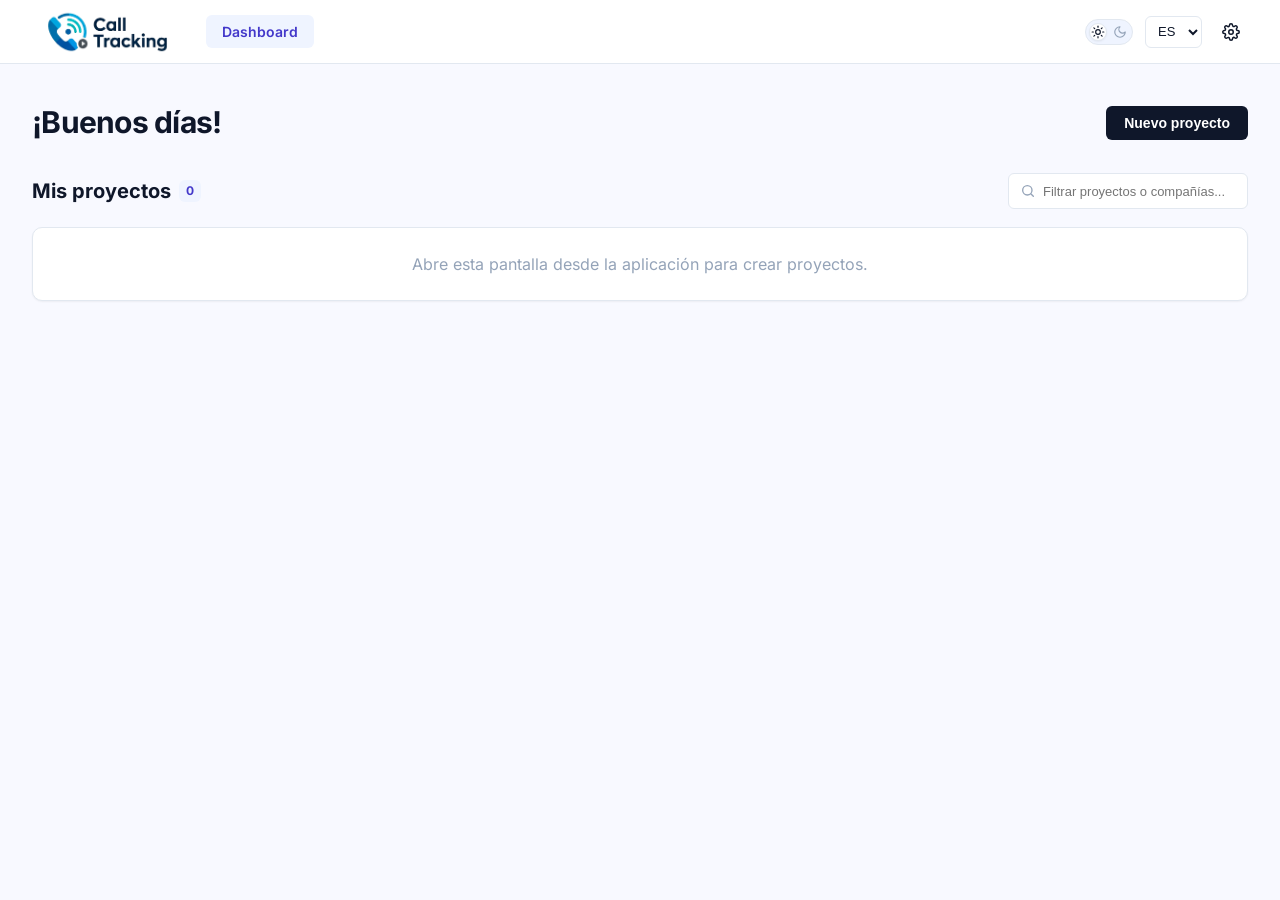
<file: Call Tracking/web/index.html>
<!DOCTYPE html>
<html lang="es">
<head>
  <meta charset="utf-8">
  <meta content="width=device-width, initial-scale=1.0" name="viewport">
  <title>Call Tracking - Dashboard</title>
  <link rel="stylesheet" href="css/styles.css">
</head>
<body>
  <header class="tt-header">
    <div class="tt-header-left">
        <a class="tt-brand" href="index.html">
            <!-- img src="././img/TimeTracking-LogoLight.png" alt="Call Tracking" width="150" -->
            <img class="tt-logo tt-logo-light" src="./img/CallTracking-LogoLight.png" alt="Call Tracking" width="150">
            <img class="tt-logo tt-logo-dark" src="./img/CallTracking-LogoDark.png" alt="Call Tracking" width="150">
            <!--svg class="tt-logo-icon" fill="none" stroke="currentColor" stroke-width="2" viewBox="0 0 24 24" xmlns="http://www.w3.org/2000/svg">
      <circle cx="12" cy="12" r="9"></circle>
      <path d="M12 7v5l3 3" stroke-linecap="round"></path>
    </svg-->
            <!-- Call Tracking -->
        </a>
      <a class="tt-nav-pill" href="index.html" data-i18n="nav_dashboard">Dashboard</a>
    </div>
    <div class="tt-header-right">
        <div class="tt-theme-toggle-wrap">
            <input type="checkbox" id="theme-toggle" class="tt-theme-toggle-input">
            <label for="theme-toggle" class="tt-theme-toggle-label" aria-label="Cambiar tema">
                <span class="tt-theme-toggle-slider"></span>
                <svg class="tt-theme-icon tt-theme-icon-sun" width="14" height="14" viewBox="0 0 24 24" fill="none" stroke="currentColor" stroke-width="2" stroke-linecap="round" stroke-linejoin="round">
                    <circle cx="12" cy="12" r="4"></circle>
                    <path d="M12 2v2"></path>
                    <path d="M12 20v2"></path>
                    <path d="m4.93 4.93 1.41 1.41"></path>
                    <path d="m17.66 17.66 1.41 1.41"></path>
                    <path d="M2 12h2"></path>
                    <path d="M20 12h2"></path>
                    <path d="m6.34 17.66-1.41 1.41"></path>
                    <path d="m19.07 4.93-1.41 1.41"></path>
                </svg>
                <svg class="tt-theme-icon tt-theme-icon-moon" width="14" height="14" viewBox="0 0 24 24" fill="none" stroke="currentColor" stroke-width="2" stroke-linecap="round" stroke-linejoin="round">
                    <path d="M12 3a6 6 0 0 0 9 9 9 9 0 1 1-9-9Z"></path>
                </svg>
            </label>
        </div>

      <select id="lang-selector" class="tt-lang-select">
        <option value="es">ES</option>
        <option value="en">EN</option>
      </select>

      <div class="tt-settings-wrap" style="position:relative; display:flex; align-items:center;">
        <button class="tt-icon-btn" id="btn-settings" type="button" title="Configuración" aria-label="Configuración" data-i18n-title="settings_title">
          <svg width="18" height="18" viewBox="0 0 24 24" fill="none" stroke="currentColor" stroke-width="2" stroke-linecap="round" stroke-linejoin="round">
            <circle cx="12" cy="12" r="3"></circle>
            <path d="M19.4 15a1.65 1.65 0 0 0 .33 1.82l.06.06a2 2 0 0 1 0 2.83 2 2 0 0 1-2.83 0l-.06-.06a1.65 1.65 0 0 0-1.82-.33 1.65 1.65 0 0 0-1 1.51V21a2 2 0 0 1-2 2 2 2 0 0 1-2-2v-.09A1.65 1.65 0 0 0 9 19.4a1.65 1.65 0 0 0-1.82.33l-.06.06a2 2 0 0 1-2.83 0 2 2 0 0 1 0-2.83l.06-.06a1.65 1.65 0 0 0 .33-1.82 1.65 1.65 0 0 0-1.51-1H3a2 2 0 0 1-2-2 2 2 0 0 1 2-2h.09A1.65 1.65 0 0 0 4.6 9a1.65 1.65 0 0 0-.33-1.82l-.06-.06a2 2 0 0 1 0-2.83 2 2 0 0 1 2.83 0l.06.06a1.65 1.65 0 0 0 1.82.33H9a1.65 1.65 0 0 0 1-1.51V3a2 2 0 0 1 2-2 2 2 0 0 1 2 2v.09a1.65 1.65 0 0 0 1 1.51 1.65 1.65 0 0 0 1.82-.33l.06-.06a2 2 0 0 1 2.83 0 2 2 0 0 1 0 2.83l-.06.06a1.65 1.65 0 0 0-.33 1.82V9a1.65 1.65 0 0 0 1.51 1H21a2 2 0 0 1 2 2 2 2 0 0 1-2 2h-.09a1.65 1.65 0 0 0-1.51 1z"></path>
          </svg>
        </button>
        <div id="settings-menu" class="tt-dropdown" style="display:none; position:absolute; right:0; top:calc(100% + 8px); background:var(--color-surface); border:1px solid var(--color-border); border-radius:10px; box-shadow:0 10px 30px rgba(0,0,0,0.08); min-width:190px; overflow:hidden; z-index:100;">
          <button id="btn-change-name" class="tt-dropdown-item" type="button" data-i18n="settings_change_name">Cambiar nombre</button>
        </div>
      </div>
    </div>
  </header>
  <main class="tt-main">
    <div class="tt-page-header">
      <h1 class="tt-greeting-title" id="hero-greeting">¡Buenos días!</h1>
      <button class="tt-btn tt-btn-primary" id="open-new-project-btn" type="button" data-i18n="btn_new_project">
        Nuevo proyecto
      </button>
    </div>
    <div class="tt-section-header">
      <div class="tt-section-title-wrap">
        <h2 class="tt-section-title" data-i18n="section_my_projects">Mis proyectos</h2>
        <span class="tt-badge-count" id="project-count">0</span>
      </div>
      <div class="tt-filter-container">
        <svg class="tt-search-icon" fill="none" stroke="currentColor" stroke-width="2" viewBox="0 0 24 24" xmlns="http://www.w3.org/2000/svg">
          <circle cx="11" cy="11" r="7"></circle>
          <path d="m20 20-3.5-3.5" stroke-linecap="round"></path>
        </svg>
        <input class="tt-filter-input" data-i18n-placeholder="filter_placeholder" placeholder="Filtrar proyectos o compañías..." type="text">
      </div>
    </div>
    <div class="tt-projects-grid" id="projects-grid"></div>
    <!-- Interactive Project Creation Modal (Hidden by default, triggered via JS) -->
    <div class="tt-modal-backdrop hidden" id="new-project-modal">
      <div class="tt-modal">
        <div class="tt-modal-header">
          <h3 class="tt-modal-title" data-i18n="modal_create_title">
            Crear nuevo proyecto
          </h3>
        </div>
        <!--form>
          <div class="tt-modal-body">
            <div class="tt-label-row">
              <label class="tt-label">Nombre del proyecto</label>
            </div>
            <input class="tt-input-text" placeholder="Ej. Infraestructura Cloud AWS" required="" type="text">
            <div class="tt-form-grid" style="margin-top: 12px;">
              <div>
                <div class="tt-label-row">
                  <label class="tt-label">Presupuesto estimado (hrs)</label>
                </div>
                <input class="tt-input-text" placeholder="80" type="number">
              </div>
              <div>
                <div class="tt-label-row">
                  <label class="tt-label">Categoría</label>
                </div>
                <select class="tt-input-text">
                  <option>Desarrollo Web</option>
                  <option>Automatización</option>
                  <option>Software de Escritorio</option>
                  <option>DevOps / Infraestructura</option>
                </select>
              </div>
            </div>
            <div style="margin-top: 12px;">
              <div class="tt-label-row">
                <label class="tt-label">Descripción concisa</label>
              </div>
              <textarea class="tt-input-text" placeholder="Detalles de entregables, repositorio y especificaciones técnicas..." rows="3"></textarea>
            </div>
          </div>
          <div class="tt-modal-actions">
            <button class="tt-btn tt-btn-secondary" id="cancel-modal-btn" type="button">Cancelar</button>
            <button class="tt-btn tt-btn-primary" type="submit">Guardar proyecto</button>
          </div>
        </form -->

        <form id="create-project-form">
          <div class="tt-modal-body">
            <!-- Campo 1: Nombre del Proyecto (Obligatorio / Focused State) -->
            <div class="tt-form-group">
              <div class="tt-label-row">
                <label class="tt-label" for="project-name" data-i18n="modal_project_name">
                  Nombre del proyecto
                  <span style="color:var(--color-danger-text);">*</span>
                </label>
                <span class="tt-badge-required" data-i18n="modal_required">Obligatorio</span>
              </div>
              <div class="tt-input-icon-wrap">
                <input class="tt-input-text" id="project-name" name="projectName" placeholder="Ej. Rediseño Web Corporativa" type="text" autocomplete="off">
              </div>
              <div class="tt-input-help" id="project-help" data-i18n="modal_project_help"></div>
            </div>
            <div class="tt-form-group">
              <div class="tt-label-row">
                <label class="tt-label" for="project-company" data-i18n="modal_company">Compañía</label>
                <span class="tt-badge-required" data-i18n="modal_required">Obligatorio</span>
              </div>
              <div class="tt-input-icon-wrap">
                <input class="tt-input-text" id="project-company" name="projectCompany" data-i18n-placeholder="placeholder_company" placeholder="Ej. Acme S.A." type="text" autocomplete="off">
              </div>
              <div class="tt-input-help" id="project-company-help"></div>
            </div>
            <div class="tt-form-group">
              <div class="tt-label-row">
                <label class="tt-label" for="project-address" data-i18n="modal_address">Dirección</label>
              </div>
              <div class="tt-input-icon-wrap">
                <input class="tt-input-text" id="project-address" name="projectAddress" data-i18n-placeholder="placeholder_address" placeholder="Ej. Calle 123, Ciudad" type="text" autocomplete="off">
              </div>
              <div class="tt-input-help" id="project-address-help"></div>
            </div>
          </div>
          <!-- Modal Actions Footer -->
          <div class="tt-modal-actions">
            <button class="tt-btn tt-btn-secondary" id="btn-cancel-modal" type="button" data-i18n="modal_cancel">Cancelar</button>
            <button class="tt-btn tt-btn-primary" id="btn-submit-project" type="submit" data-i18n="modal_create">
              Crear proyecto
            </button>
          </div>
        </form>

      </div>
    </div>
  </main>

  <!-- Modal primer uso: nombre de usuario -->
  <div id="user-modal" class="tt-modal-backdrop" style="display:none;">
    <div class="tt-modal" role="dialog" aria-modal="true" aria-labelledby="user-modal-title">
      <div class="tt-modal-header">
        <h3 class="tt-modal-title" id="user-modal-title" data-i18n="modal_user_title">¿Cómo te llamas?</h3>
      </div>
      <form id="user-form">
        <div class="tt-modal-body">
          <div class="tt-form-group">
            <div class="tt-label-row">
              <label class="tt-label" for="user-name-input" data-i18n="modal_user_name">Tu nombre</label>
              <span class="tt-badge-required" data-i18n="modal_required">Obligatorio</span>
            </div>
            <div class="tt-input-icon-wrap">
              <input class="tt-input-text" id="user-name-input" name="userName" type="text" maxlength="40" autocomplete="off">
            </div>
            <div class="tt-input-help" id="user-help" data-i18n="modal_user_help">Así te saludaré en el dashboard.</div>
          </div>
        </div>
        <div class="tt-modal-actions">
          <button class="tt-btn" id="btn-cancel-user" type="button" style="display:none;" data-i18n="modal_cancel">Cancelar</button>
          <button class="tt-btn tt-btn-primary" id="btn-submit-user" type="submit" data-i18n="modal_user_save">Guardar</button>
        </div>
      </form>
    </div>
  </div>

  <!-- Modal editar nombre de proyecto -->
  <div id="project-edit-modal" class="tt-modal-backdrop" style="display:none;">
    <div class="tt-modal" role="dialog" aria-modal="true" aria-labelledby="project-edit-modal-title">
      <div class="tt-modal-header">
        <h3 class="tt-modal-title" id="project-edit-modal-title" data-i18n="edit_project_name_title">Editar proyecto</h3>
      </div>
      <form id="project-edit-form">
        <div class="tt-modal-body">
          <div class="tt-form-group">
            <div class="tt-label-row">
              <label class="tt-label" for="project-edit-input" data-i18n="modal_project_name">Nombre del proyecto</label>
              <span class="tt-badge-required" data-i18n="modal_required">Obligatorio</span>
            </div>
            <div class="tt-input-icon-wrap">
              <input class="tt-input-text" id="project-edit-input" name="projectName" type="text" autocomplete="off">
            </div>
            <div class="tt-input-help" id="project-edit-help"></div>
          </div>
          <div class="tt-form-group">
            <div class="tt-label-row">
              <label class="tt-label" for="project-edit-company" data-i18n="modal_company">Compañía</label>
              <span class="tt-badge-required" data-i18n="modal_required">Obligatorio</span>
            </div>
            <div class="tt-input-icon-wrap">
              <input class="tt-input-text" id="project-edit-company" name="projectCompany" data-i18n-placeholder="placeholder_company" placeholder="Ej. Acme S.A." type="text" autocomplete="off">
            </div>
            <div class="tt-input-help" id="project-edit-company-help"></div>
          </div>
          <div class="tt-form-group">
            <div class="tt-label-row">
              <label class="tt-label" for="project-edit-address" data-i18n="modal_address">Dirección</label>
            </div>
            <div class="tt-input-icon-wrap">
              <input class="tt-input-text" id="project-edit-address" name="projectAddress" data-i18n-placeholder="placeholder_address" placeholder="Ej. Calle 123, Ciudad" type="text" autocomplete="off">
            </div>
            <div class="tt-input-help" id="project-edit-address-help"></div>
          </div>
        </div>
        <div class="tt-modal-actions">
          <button class="tt-btn" id="btn-cancel-project-edit" type="button" data-i18n="modal_cancel">Cancelar</button>
          <button class="tt-btn tt-btn-primary" id="btn-submit-project-edit" type="submit" data-i18n="edit_project_name_save">Guardar</button>
        </div>
      </form>
    </div>
  </div>

  <script src="js/bridge.js"></script>
  <script src="js/script.js"></script>
</body>
</html>
</file>
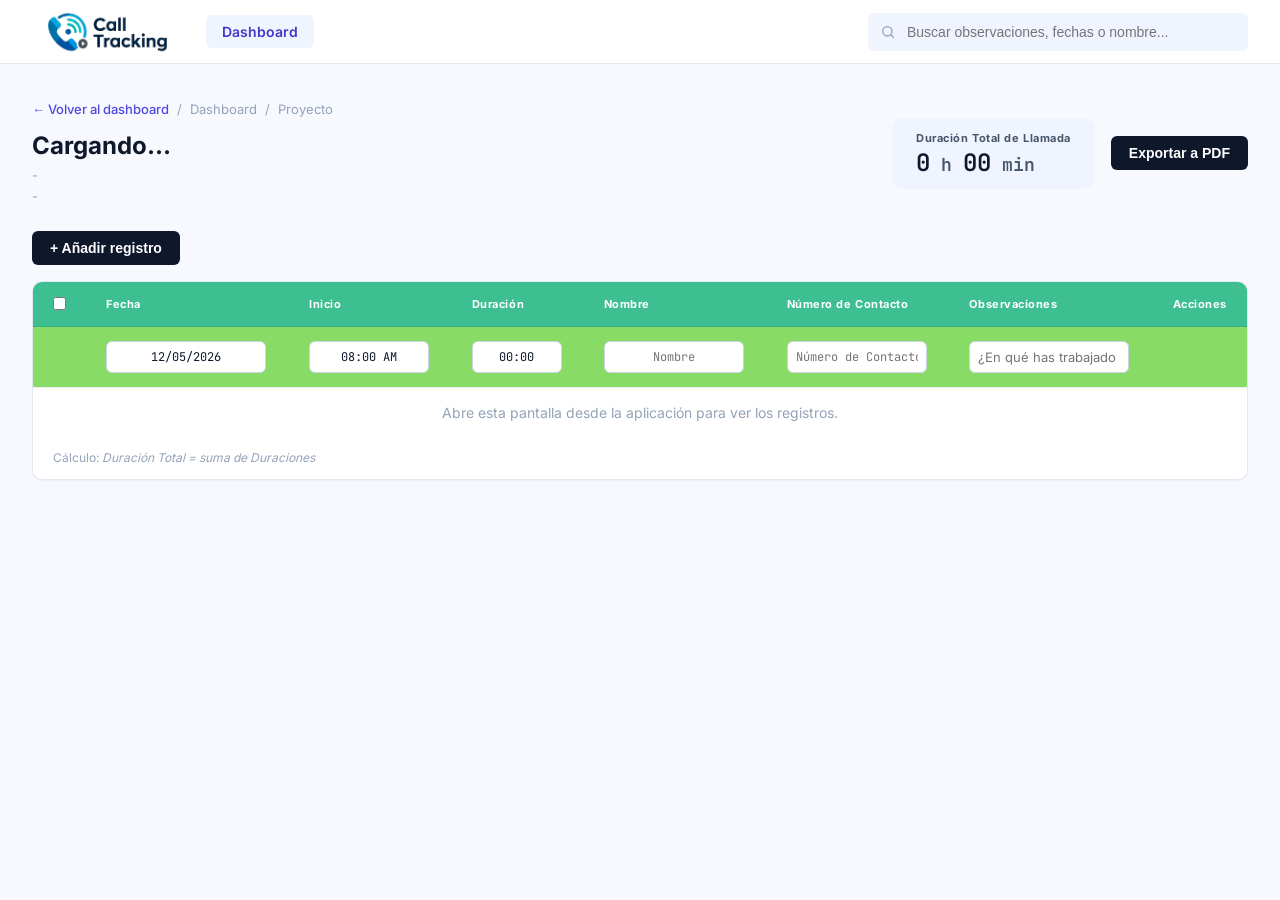
<file: Call Tracking/web/registroLlamadas.html>
<!DOCTYPE html>
<html lang="es">
<head>
  <meta charset="utf-8">
  <meta content="width=device-width, initial-scale=1.0" name="viewport">
  <title>Call Tracking - Detalles del Proyecto</title>
  <link rel="stylesheet" href="css/styles.css">
</head>
<body>
  <header class="tt-header">
    <div class="tt-header-left">
        <a class="tt-brand" href="index.html">
            <!-- img src="././img/TimeTracking-Logo.png" alt="Call Tracking" width="150" -->
            <img class="tt-logo tt-logo-light" src="./img/CallTracking-LogoLight.png" alt="Call Tracking" width="150">
            <img class="tt-logo tt-logo-dark" src="./img/CallTracking-LogoDark.png" alt="Call Tracking" width="150">
            <!--svg class="tt-logo-icon" fill="none" stroke="currentColor" stroke-width="2" viewBox="0 0 24 24" xmlns="http://www.w3.org/2000/svg">
      <circle cx="12" cy="12" r="9"></circle>
      <path d="M12 7v5l3 3" stroke-linecap="round"></path>
    </svg-->
            <!-- Call Tracking -->
        </a>
      <a class="tt-nav-pill" href="index.html" data-i18n="nav_dashboard">Dashboard</a>
    </div>
    <div class="tt-search-container">
      <svg class="tt-search-icon" fill="none" stroke="currentColor" stroke-width="2" viewBox="0 0 24 24" xmlns="http://www.w3.org/2000/svg">
        <circle cx="11" cy="11" r="7"></circle>
        <path d="m20 20-3.5-3.5" stroke-linecap="round"></path>
      </svg>
      <input class="tt-search-input" data-i18n-placeholder="search_placeholder" placeholder="Buscar observaciones, fechas o nombre..." type="text">
    </div>
  </header>
  <main class="tt-main">
    <div class="tt-breadcrumb-bar">
      <div>
        <div class="tt-breadcrumb">
          <a href="index.html" data-i18n="back_to_dashboard">← Volver al dashboard</a>
          <span>/</span>
          <span data-i18n="breadcrumb_dashboard">Dashboard</span>
          <span>/</span>
          <span id="project-breadcrumb-name">Proyecto</span>
        </div>
        <div class="tt-project-heading-row">
          <h1 class="tt-project-heading-title" id="project-title" data-i18n="project_loading">Cargando…</h1>
        </div>
        <div class="tt-project-subinfo">
          <span id="project-company">-</span>
          <span id="project-address">-</span>
        </div>
      </div>
      <div class="tt-stats-bar">
        <div class="tt-stat-card">
          <div class="tt-stat-card-label" data-i18n="total_time_invested">
            Duración Total de Llamada
          </div>
          <div class="tt-stat-card-value tt-mono" id="project-total">0<span> h </span>00<span> min</span></div>
        </div>
        <button class="tt-btn tt-btn-primary" id="exportPdfBtn" data-i18n="export_pdf">
          Exportar a PDF
          <span class="tt-badge-tag">.PDF</span>
        </button>
      </div>
    </div>
    <div class="tt-table-action-row">
      <button class="tt-btn tt-btn-primary" id="addRecordBtn" data-i18n="add_record">
        + Añadir registro
      </button>
    </div>
    <div class="tt-table-wrapper">
      <table class="tt-table">
        <thead>
          <tr>
            <th scope="col" style="width: 40px;">
              <div style="display:flex; align-items:center; gap:6px; justify-content:center;">
                <input type="checkbox" id="tt-select-all" data-i18n-title="select_all_records" title="Seleccionar todo">
              </div>
            </th>
            <th scope="col">
              <div style="display: flex; align-items: center; gap: 6px;">
                <span data-i18n="table_date">Fecha</span>
              </div>
            </th>
            <th scope="col">
              <div style="display:flex; align-items:center; gap:6px;">
                <span data-i18n="table_start">Inicio</span>
              </div>
            </th>
            <th scope="col">
              <div style="display:flex; align-items:center; gap:6px;">
                <span data-i18n="table_duration">Duración</span>
              </div>
            </th>
            <th scope="col">
              <div style="display:flex; align-items:center; gap:6px;">
                <span data-i18n="table_name">Nombre</span>
              </div>
            </th>
            <th scope="col">
              <div style="display:flex; align-items:center; gap:6px;">
                <span data-i18n="table_contact">Número de Contacto</span>
              </div>
            </th>
            <th scope="col">
              <div style="display:flex; align-items:center; gap:6px;">
                <span data-i18n="table_remarks">Observaciones</span>
              </div>
            </th>
            <th scope="col" style="width: 60px;">
              <div style="display:flex; align-items:center; gap:6px; justify-content:center;">
                <span data-i18n="table_actions">Acciones</span>
              </div>
            </th>
          </tr>
        </thead>
        <tbody id="project-rows">
          <!-- STATE: ACTIVE INLINE NEW ROW (Highlighted & In Editing Mode) -->
          <tr class="highlighted" id="activeEditingRow">
            <td></td>
            <td>
              <div class="tt-input-icon-wrap" style="width: 160px;">
                <input class="tt-input-cell" id="newRowDate" placeholder="MM/DD/AAAA" type="text" style="width:100%;">
              </div>
            </td>
            <td>
              <input class="tt-input-cell" id="newRowStart" placeholder="08:00 AM" type="text" value="08:00 AM" style="width: 120px;">
            </td>
            <td>
              <input class="tt-input-cell" id="newRowDuracion" placeholder="00:00" type="text" value="00:00" style="width: 90px;">
            </td>
            <td>
              <input class="tt-input-cell" id="newRowNombre" data-i18n-placeholder="name_placeholder" placeholder="Nombre" type="text" style="width: 140px;">
            </td>
            <td>
              <input class="tt-input-cell" id="newRowNumeroContacto" data-i18n-placeholder="contact_placeholder" placeholder="Número de Contacto" type="text" style="width: 140px;">
            </td>
            <td>
              <input class="tt-input-cell" id="newRowRemarks" data-i18n-placeholder="new_row_remarks_placeholder" placeholder="¿En qué has trabajado hoy? Describir tarea..." type="text" style="width: 160px; text-align: left; font-family: var(--font-family); font-size: 13px;">
            </td>
            <td></td>
          </tr>
        </tbody>
      </table>
      <div class="tt-table-footer-note">
        <span><span data-i18n="formula_text">Cálculo:</span> <em data-i18n="formula_calc">Duración Total = suma de Duraciones</em></span>
      </div>
    </div>
  </main>

  <div class="tt-modal-backdrop hidden" id="remarksModal" role="dialog" aria-modal="true" aria-labelledby="remarksModalTitle">
    <div class="tt-modal">
      <div class="tt-modal-header">
        <h2 class="tt-modal-title" id="remarksModalTitle" data-i18n="remarks_modal_title">Editar observaciones</h2>
        <button type="button" class="tt-modal-close" id="remarksModalClose" aria-label="Cerrar">×</button>
      </div>
      <div class="tt-modal-body">
        <textarea class="tt-input-text tt-remarks-textarea" id="remarksModalText" rows="8" data-i18n-placeholder="new_row_remarks_placeholder" placeholder="¿En qué has trabajado hoy? Describir tarea..."></textarea>
      </div>
      <div class="tt-modal-actions">
        <button type="button" class="tt-btn tt-btn-secondary" id="remarksModalCancel" data-i18n="modal_cancel">Cancelar</button>
        <button type="button" class="tt-btn tt-btn-primary" id="remarksModalAccept" data-i18n="remarks_modal_accept">Aceptar</button>
      </div>
    </div>
  </div>

  <script src="js/bridge.js"></script>
  <script src="js/script.js"></script>
</body>
</html>
</file>
<file: Call Tracking/web/css/styles.css>
/* Fuentes locales (sin internet) */
@font-face { 
    font-family: "Inter"; 
    font-weight: 400; 
    font-display: swap; 
    src: url("../fonts/inter-latin-400-normal.woff2") format("woff2");
}

@font-face { 
    font-family: "Inter"; 
    font-weight: 500; 
    font-display: swap; 
    src: url("../fonts/inter-latin-500-normal.woff2") format("woff2");
}

@font-face { 
    font-family: "Inter"; 
    font-weight: 600; 
    font-display: swap; 
    src: url("../fonts/inter-latin-600-normal.woff2") format("woff2");
}

@font-face { 
    font-family: "Inter"; 
    font-weight: 700; 
    font-display: swap; 
    src: url("../fonts/inter-latin-700-normal.woff2") format("woff2");
}

@font-face { 
    font-family: "JetBrains Mono"; 
    font-weight: 400; 
    font-display: swap; 
    src: url("../fonts/jetbrains-mono-latin-400-normal.woff2") format("woff2");
}

@font-face { 
    font-family: "JetBrains Mono"; 
    font-weight: 500; 
    font-display: swap; 
    src: url("../fonts/jetbrains-mono-latin-500-normal.woff2") format("woff2");
}

@font-face { 
    font-family: "JetBrains Mono"; 
    font-weight: 600; 
    font-display: swap; 
    src: url("../fonts/jetbrains-mono-latin-600-normal.woff2") format("woff2");
}

:root {
  --color-bg: #f8f9ff; 
  --color-surface: #ffffff; 
  --color-surface-subtle: #eff4ff; 
  --color-surface-muted: #f1f5f9;
  --color-border: #e2e8f0; 
  --color-border-light: #edf2f7;
  --color-text-main: #0f172a; 
  --color-text-secondary: #475569; 
  --color-text-muted: #94a3b8;
  --color-primary: #4338ca; 
  --color-primary-hover: #3730a3; 
  --color-primary-light: #e0e7ff;
  --color-accent-teal: #0d9488; 
  --color-accent-purple: #7c3aed;
  --color-danger-bg: #fee2e2; 
  --color-danger-text: #ef4444;
  --color-success: #10b981; 
  --color-success-bg: #d1fae5; 
  --color-success-text: #065f46;
  --color-row-capture: #88DC65;
  --font-family: 'Inter', -apple-system, BlinkMacSystemFont, "Segoe UI", Roboto, sans-serif;
  --radius-sm: 6px; 
  --radius-md: 10px; 
  --radius-lg: 16px; 
  --radius-full: 9999px;
  --shadow-sm: 0 1px 2px 0 rgba(0,0,0,0.05); 
  --shadow-md: 0 4px 6px -1px rgba(0,0,0,0.07);
  --shadow-modal: 0 20px 25px -5px rgba(15,23,42,0.2);
}

*, *::before, *::after { 
    box-sizing: border-box; 
    margin: 0; 
    padding: 0;
}

body { 
    font-family: var(--font-family); 
    background-color: var(--color-bg); 
    color: var(--color-text-main); 
    line-height: 1.5; 
    -webkit-font-smoothing: antialiased;
}

.tt-header { 
    height: 64px; 
    background-color: var(--color-surface); 
    border-bottom: 1px solid var(--color-border); 
    display: flex; align-items: center; 
    justify-content: space-between; 
    padding: 0 32px; 
    position: sticky; 
    top: 0; 
    z-index: 40;
}

.tt-header-left { 
    display: flex; 
    align-items: center; 
    gap: 24px;
}

.tt-header-right { 
    display: flex; 
    align-items: center; 
    gap: 12px; 
}

.tt-lang-select { 
    height: 32px; 
    border-radius: var(--radius-sm); 
    border: 1px solid var(--color-border); 
    background-color: var(--color-surface); 
    color: var(--color-text-main); 
    font-size: 0.8125rem; 
    padding: 0 8px; 
    outline: none; 
    cursor: pointer;
}

/* Icon button */
.tt-icon-btn { width:34px; height:34px; display:flex; align-items:center; justify-content:center; border-radius:999px; background:transparent; border:1px solid var(--color-outline-variant); color:var(--color-on-surface); cursor:pointer; }
.tt-icon-btn:hover { background:var(--color-surface-container); }

/* Dropdown */
.tt-dropdown { display:flex; flex-direction:column; }
.tt-dropdown-item { width:100%; text-align:left; padding:10px 14px; background:transparent; border:none; color:var(--color-text-main); cursor:pointer; font-size:13px; }
.tt-dropdown-item:hover { background:var(--color-surface-muted); }

.tt-brand { 
    display: flex; 
    align-items: center; 
    gap: 10px; 
    font-weight: 700; 
    font-size: 1.125rem; 
    color: var(--color-text-main); 
    text-decoration: none;
}

.tt-logo-icon { 
    width: 24px; 
    height: 24px;
}

.tt-nav-pill { 
    background-color: var(--color-surface-subtle); 
    color: var(--color-primary); 
    font-size: 0.875rem; 
    font-weight: 600; 
    padding: 6px 16px; 
    border-radius: var(--radius-sm); 
    text-decoration: none;
}

.tt-search-container { 
    position: relative; 
    width: 380px;
}

.tt-search-icon { 
    position: absolute; 
    left: 12px; 
    top: 50%; 
    transform: translateY(-50%); 
    color: var(--color-text-muted); 
    width: 16px; 
    height: 16px; 
    pointer-events: none;
}

.tt-search-input { 
    width: 100%; 
    height: 38px; 
    background-color: var(--color-surface-subtle); 
    border: 1px solid transparent; 
    border-radius: var(--radius-sm); 
    padding: 0 12px 0 38px; 
    font-size: 0.875rem; 
    color: var(--color-text-main); 
    outline: none;
}

.tt-main { 
    max-width: 1320px; 
    margin: 0 auto; 
    padding: 36px 32px 64px 32px;
}

.tt-btn { 
    display: inline-flex; 
    align-items: center; 
    justify-content: center; 
    gap: 8px; 
    padding: 9px 18px; 
    border-radius: var(--radius-sm); 
    font-size: 0.875rem; 
    font-weight: 600; 
    cursor: pointer; 
    border: none; 
    text-decoration: none;
}

.tt-btn-primary { 
    background-color: var(--color-text-main); 
    color: #ffffff;
}

.tt-btn-primary:hover { 
    background-color: #1e293b;
}

.tt-btn-secondary { 
    background-color: var(--color-surface-subtle); 
    color: var(--color-text-main);
}

.tt-btn-success { 
    background-color: transparent; 
    border: 1px solid #cbd5e1; 
    color: var(--color-text-main); 
    font-weight: 600;
}

.tt-page-header { 
    display: flex; 
    align-items: center; 
    justify-content: space-between; 
    margin-bottom: 28px;
}

.tt-greeting-title { 
    font-size: 1.875rem; 
    font-weight: 800; 
    letter-spacing: -0.025em; 
    color: var(--color-text-main);
}

.tt-section-header { 
    display: flex; 
    align-items: center; 
    justify-content: space-between; 
    margin-bottom: 18px;
}

.tt-section-title-wrap { 
    display: flex; 
    align-items: center; 
    gap: 8px;
}

.tt-section-title { 
    font-size: 1.25rem; 
    font-weight: 700; 
    color: var(--color-text-main);

}

.tt-badge-count { 
    background-color: var(--color-surface-subtle); 
    color: var(--color-primary); 
    font-size: 0.75rem; 
    font-weight: 700; 
    padding: 2px 7px; 
    border-radius: var(--radius-sm);
}

.tt-filter-container { 
    position: relative; 
    width: 240px;
}

.tt-filter-input { 
    width: 100%; 
    height: 36px; 
    background-color: var(--color-surface); 
    border: 1px solid var(--color-border); 
    border-radius: var(--radius-sm); 
    padding: 0 12px 0 34px; 
    font-size: 0.8125rem; 
    color: var(--color-text-main); 
    outline: none;
}

.tt-projects-grid { 
    display: grid; 
    grid-template-columns: repeat(auto-fit, minmax(280px, 1fr)); 
    gap: 24px;
}

.tt-project-card { 
    background-color: var(--color-surface); 
    border: 1px solid var(--color-border); 
    border-radius: var(--radius-md); 
    padding: 24px; 
    box-shadow: var(--shadow-sm); 
    display: flex; 
    flex-direction: column;
}

.tt-project-card-top { 
    display: flex; 
    align-items: flex-start; 
    gap: 14px; 
    margin-bottom: 24px;
}

.tt-project-icon-box { 
    width: 44px; 
    height: 44px; 
    border-radius: var(--radius-sm); 
    display: flex; 
    align-items: center; 
    justify-content: center; 
    flex-shrink: 0;
}

.tt-project-icon-box.purple { 
    background-color: #ede9fe; 
    color: var(--color-accent-purple);
}

.tt-project-icon-box.blue { 
    background-color: #dbeafe; 
    color: #2563eb;
}

.tt-project-icon-box.teal { 
    background-color: #ccfbf1; 
    color: var(--color-accent-teal);
}

.tt-project-info h3 { 
    font-size: 1rem; 
    font-weight: 700; 
    color: var(--color-text-main); 
    margin-bottom: 4px;
}

.tt-project-info span { 
    font-size: 0.75rem; 
    color: var(--color-text-muted);
    display: block;
}

.tt-project-metric { 
    background-color: var(--color-surface-muted); 
    border-radius: var(--radius-sm); 
    padding: 12px 14px; 
    margin-bottom: 18px; 
}

.tt-metric-label-val { 
    display: flex; 
    justify-content: space-between; 
    align-items: baseline; 
    margin-bottom: 8px; 
}

.tt-metric-label { 
    font-size: 0.6875rem; 
    font-weight: 700; 
    letter-spacing: 0.05em; 
    color: var(--color-text-secondary); 
}

.tt-metric-val { 
    font-size: 0.9375rem; 
    font-weight: 700; 
    color: var(--color-text-main); 
}

.tt-progress-track { 
    width: 100%; 
    height: 5px; 
    background-color: #e2e8f0; 
    border-radius: var(--radius-full); 
    overflow: hidden; 
}

.tt-progress-fill { 
    height: 100%; 
    border-radius: var(--radius-full); 
}

.tt-progress-fill.indigo { 
    background-color: #4f46e5; 
}

/*.tt-progress-fill.emerald { 
    background-color: #059669; 
}*/

.tt-progress-fill.greenAndroid { 
    background-color: #a4c639; 
}

.tt-progress-fill.blue { 
    background-color: #4285F4; 
}

.tt-progress-fill.red { 
    background-color: #DB4437; 
}

.tt-progress-fill.yellow { 
    background-color: #F4B400; 
}

.tt-progress-fill.green { 
    background-color: #0F9D58; 
}

.tt-progress-fill.black { 
    background-color: #000000; 
}

.tt-progress-fill.gray { 
    background-color: #A3AAAE; 
}

.tt-progress-fill.orange { 
    background-color: #f65314; 
}

.tt-progress-fill.greenlight { 
    background-color: #7cbb00; 
}

.tt-progress-fill.bluelight { 
    background-color: #00a1f1; 
}

.tt-progress-fill.yellowlight { 
    background-color: #ffbb00; 
}

.tt-project-link { 
    color: #4f46e5; 
    font-size: 0.8125rem; 
    font-weight: 600; 
    text-decoration: none; 
    display: inline-flex; 
    align-items: center; 
    gap: 4px; margin-top: auto; 
}

.tt-breadcrumb-bar { 
    display: flex; 
    align-items: center; 
    justify-content: space-between; 
    margin-bottom: 24px; 
}

.tt-breadcrumb { 
    display: flex; 
    align-items: center; 
    gap: 8px; 
    font-size: 0.8125rem; 
    color: var(--color-text-muted); 
    margin-bottom: 8px; 
}

.tt-breadcrumb a { 
    color: #4f46e5; 
    text-decoration: none; 
    font-weight: 500; 
}

.tt-project-heading-row { 
    display: flex; 
    align-items: center; 
    gap: 12px; 
}

.tt-project-heading-icon { 
    width: 36px; 
    height: 36px; 
    border-radius: var(--radius-sm); 
    background-color: #ede9fe; 
    color: var(--color-accent-purple); 
    display: flex; 
    align-items: center; 
    justify-content: center; 
}

.tt-project-heading-title { 
    font-size: 1.5rem; 
    font-weight: 800; 
    color: var(--color-text-main); 
}

.tt-project-subinfo {
    display: flex;
    flex-direction: column;
    gap: 2px;
    margin-top: 2px;
    font-size: 0.8125rem;
    color: var(--color-text-muted);
}

.tt-stat-card { 
    background-color: var(--color-surface-subtle); 
    border-radius: var(--radius-md); 
    padding: 12px 24px; 
    display: flex; 
    flex-direction: column; 
}

.tt-stat-card-label { 
    font-size: 0.6875rem; 
    font-weight: 700; 
    letter-spacing: 0.05em; 
    color: var(--color-text-secondary); 
    display: flex; 
    align-items: center; 
    gap: 4px; margin-bottom: 4px; 
}

.tt-stat-card-value { 
    font-size: 1.5rem; 
    font-weight: 800; 
    color: var(--color-text-main); 
    line-height: 1.1; 
}

.tt-stat-card-value span { 
    font-size: 1.125rem; 
    font-weight: 600; 
    color: var(--color-text-secondary); 
}

.tt-badge-tag { 
    background-color: var(--color-success-bg); 
    color: var(--color-success-text); 
    font-size: 0.6875rem; 
    font-weight: 700; 
    padding: 2px 6px; 
    border-radius: 4px; 
    margin-left: 8px; 
}

.tt-table-wrapper { 
    background-color: var(--color-surface); 
    border: 1px solid var(--color-border); 
    border-radius: var(--radius-md); 
    overflow: hidden; 
    box-shadow: var(--shadow-sm); 
}

.tt-table { 
    width: 100%; 
    border-collapse: collapse; 
    text-align: left;
}

.tt-table th { 
    background-color: #3DBF91; 
    padding: 14px 20px; font-size: 0.6875rem; 
    font-weight: 700; 
    letter-spacing: 0.05em; color: #ffffff; 
    border-bottom: 1px solid rgba(0, 0, 0, 0.08); 
}

.tt-table td { 
    padding: 14px 20px; 
    font-size: 0.875rem; 
    color: var(--color-text-main); 
    border-bottom: 1px solid var(--color-border-light); 
    vertical-align: middle; 
}

.tt-table tbody tr:not(.highlighted):nth-child(odd) {
    background-color: var(--color-surface-muted);
}

.tt-table tr:last-child td { 
    border-bottom: none; 
}

.tt-table tr.highlighted { 
    background-color: var(--color-row-capture, #88DC65); 
}

.tt-table tr.highlighted:hover {
    background-color: rgba(136, 220, 101, 0.35);
}

.tt-input-pill { 
    display: inline-block; 
    background-color: #f8fafc; 
    border: 1px solid #cbd5e1; 
    border-radius: var(--radius-sm); 
    padding: 4px 10px; 
    font-size: 0.8125rem; 
    font-weight: 500; 
    color: var(--color-text-main); 
    text-align: center; 
}

.tt-tag-issue { 
    color: #6366f1; 
    font-size: 0.75rem; 
    font-weight: 600; 
    margin-left: 6px; 
}

.tt-table-footer-note { 
    padding: 12px 20px; 
    font-size: 0.75rem; 
    color: var(--color-text-muted); 
    display: flex; 
    align-items: center; 
    gap: 6px; 
    background-color: var(--color-surface); 
}

.tt-modal-backdrop { 
    position: fixed; 
    inset: 0; 
    background-color: rgba(15,23,42,0.45); 
    backdrop-filter: blur(4px); 
    display: flex; 
    align-items: center; 
    justify-content: center; 
    z-index: 100; 
    padding: 20px; 
}

.tt-modal { 
    background-color: var(--color-surface); 
    border-radius: var(--radius-lg); 
    box-shadow: var(--shadow-modal); 
    width: 100%; 
    max-width: 520px; 
    overflow: hidden; 
    border: 1px solid var(--color-border); 
}

.tt-modal-header { 
    display: flex; 
    align-items: center; 
    justify-content: space-between; 
    padding: 24px 28px 16px 28px; 
}

.tt-modal-title { 
    font-size: 1.375rem; 
    font-weight: 800; 
    color: var(--color-text-main); 
}

.tt-modal-close { 
    background: transparent; 
    border: none; 
    color: var(--color-text-muted); 
    font-size: 1.25rem; 
    cursor: pointer; 
    padding: 4px; 
    border-radius: var(--radius-sm); 
}

.tt-modal-body { 
    padding: 8px 28px 24px 28px; 
}

.tt-label-row { 
    display: flex; 
    justify-content: space-between; 
    align-items: center; 
    margin-bottom: 8px; 
}

.tt-label { 
    font-size: 0.875rem; 
    font-weight: 600; 
    color: var(--color-text-main); 
}

.tt-badge-required { 
    background-color: var(--color-danger-bg); 
    color: var(--color-danger-text); 
    font-size: 0.6875rem; 
    font-weight: 700; 
    padding: 2px 6px; 
    border-radius: 4px; 
}

.tt-input-text { 
    width: 100%; 
    height: 44px; 
    background-color: var(--color-surface-subtle); 
    border: 1px solid #cbd5e1; 
    border-radius: var(--radius-sm); 
    padding: 0 40px 0 14px; 
    font-size: 0.9375rem; 
    color: var(--color-text-main); 
    outline: none; 
}

.tt-input-help { 
    display: flex; 
    align-items: center; 
    gap: 6px; 
    font-size: 0.75rem; 
    color: var(--color-text-secondary); 
    margin-top: 8px; 
}

.tt-modal-actions { 
    display: flex; 
    justify-content: flex-end; 
    gap: 12px; 
    padding: 16px 28px 24px 28px; 
}

/* ===== ADICIONES ===== */

/* ADICIÓN 1: contrato JS (abrir/cerrar modal, onsubmit, Esc) */
.hidden { display: none !important; }


/* ADICIÓN 3: paridad visual con el original (scrollbars ocultos) */
::-webkit-scrollbar { display:none; }

/* ADICIÓN 4: fila Presupuesto/Categoría del modal de index */
.tt-form-grid { display:grid; grid-template-columns:repeat(2,1fr); gap:12px; }

/* ADICIÓN 5: campos multilínea/select */
textarea.tt-input-text, select.tt-input-text { height:auto; padding:10px 14px; }

/* Observaciones multitínea: la fila crece en alto, la columna no se ensancha */
.tt-table tbody tr:not(#activeEditingRow) td:nth-child(7),
.tt-table tbody tr:not(#activeEditingRow) td:nth-child(7) span {
    white-space: pre-wrap;
    overflow-wrap: anywhere;
    word-break: break-word;
}

textarea.tt-remarks-textarea {
    width: 100%;
    height: auto;
    min-height: 64px;
    padding: 8px 10px;
    text-align: left;
    font-family: var(--font-family);
    font-size: 13px;
    line-height: 1.35;
    resize: vertical;
    overflow-wrap: anywhere;
    word-break: break-word;
}

/* Botón compacto de observaciones en la fila en edición: no ensancha la tabla */
.tt-remarks-edit-btn {
    width: 100%;
    min-width: 0;
    box-sizing: border-box;
    text-align: left;
    white-space: nowrap;
    overflow: hidden;
    text-overflow: ellipsis;
    background-color: var(--color-surface-subtle);
    border: 1px solid #cbd5e1;
    border-radius: var(--radius-sm);
    padding: 7px 10px;
    font-size: 13px;
    color: var(--color-text-main);
    cursor: pointer;
}

.tt-remarks-edit-btn:hover { border-color: var(--color-primary); }

.tt-modal .tt-remarks-textarea { min-height: 180px; }

/* ADICIÓN 6: grupos del form crearProyecto */
.tt-form-group { display:flex; flex-direction:column; gap:8px; margin-bottom:20px; }

/* ADICIÓN 7: overlay check_circle sobre input */
.tt-input-icon-wrap { position:relative; }
.tt-input-icon { position:absolute; right:12px; top:50%; transform:translateY(-50%); color:var(--color-success); pointer-events:none; }

/* ADICIÓN 8: inputs de la fila de edición de la tabla */
.tt-input-cell { height:32px; font-family:'JetBrains Mono',monospace; font-size:12px; text-align:center; background:var(--color-surface); border:1px solid #cbd5e1; border-radius:var(--radius-sm); padding:0 8px; color:var(--color-text-main); outline:none; }
.tt-input-cell-icon { padding-left:26px; text-align:left; }

/* ADICIÓN 9: hover de filas de tabla */
.tt-table tbody tr:hover { background-color:var(--color-surface-subtle); }

/* ADICIÓN 10: stat card + botón exportar en la misma fila */
.tt-stats-bar { display:flex; align-items:center; gap:16px; flex-wrap:wrap; }

/* ADICIÓN 11: fila "+ Añadir registro" */
.tt-table-action-row { display:flex; align-items:center; justify-content:space-between; margin-bottom:16px; }

/* ADICIÓN 12: tiempos tabulares */
.tt-mono { font-family:'JetBrains Mono',monospace; font-variant-numeric:tabular-nums; }

/* ADICIÓN 13: dashboard de fondo en crearProyecto */
.tt-underlay { opacity:0.4; filter:blur(1px); pointer-events:none; user-select:none; }

/* ADICIÓN 14: switcher de periodo */
.tt-switcher { display:inline-flex; gap:4px; background:var(--color-surface-muted); padding:4px; border-radius:var(--radius-sm); }
.tt-switcher-btn { padding:6px 12px; border-radius:4px; font-size:0.8125rem; border:none; background:transparent; color:var(--color-text-secondary); cursor:pointer; }
.tt-switcher-btn.active { background:var(--color-surface); color:var(--color-text-main); box-shadow:var(--shadow-sm); font-weight:500; }

/* ADICIÓN 15: KPIs del dashboard */
.tt-kpi-grid { display:grid; grid-template-columns:repeat(4,1fr); gap:24px; }
.tt-kpi-card { background:var(--color-surface); border:1px solid var(--color-border); border-radius:var(--radius-md); padding:20px; box-shadow:var(--shadow-sm); }
.tt-kpi-label { font-size:0.8125rem; color:var(--color-text-secondary); }
.tt-kpi-value { font-size:1.75rem; font-weight:500; }
.tt-kpi-sub { font-size:0.8125rem; color:var(--color-text-secondary); }

/* ADICIÓN 16: badges Activo/En pausa */
.tt-status-active { background:#ccfbf1; color:var(--color-accent-teal); font-size:11px; font-weight:600; padding:2px 8px; border-radius:4px; }
.tt-status-paused { background:var(--color-surface-muted); color:var(--color-text-secondary); font-size:11px; font-weight:600; padding:2px 8px; border-radius:4px; }

/* ADICIÓN 17: tono exacto de la barra de la card B */
.tt-progress-fill.violet { background-color:#645efb; }

/* ADICIÓN 18: hover de cards de proyecto */
.tt-project-card:hover { box-shadow:var(--shadow-md); }

/* ADICIÓN 19: estados focus de inputs */
.tt-input-text:focus, .tt-filter-input:focus, .tt-search-input:focus, .tt-input-cell:focus { border-color:var(--color-primary); }

/* ADICIÓN 20: eyebrow "Control Operativo" */
.tt-eyebrow { font-size:0.6875rem; font-weight:700; letter-spacing:0.05em; text-transform:uppercase; color:var(--color-primary); }

/* ADICIÓN 21: animación que el JS inyecta en el botón exportar y en "Guardando..." */
.animate-spin { animation: tt-spin 1s linear infinite; }
@keyframes tt-spin { to { transform: rotate(360deg); } }

/* ADICIÓN 22: color del icono check en "Descargado" (valor del config Tailwind original) */
.text-tertiary-fixed-dim { color:#68dba9; }

/* ADICIÓN 23: estado del botón submit en crearProyecto */
.opacity-90 { opacity:0.9; }

/* ADICIÓN 24: selección de color-badge (código muerto hoy, se define por completitud) */
.scale-110 { transform:scale(1.1); }

/* ADICIÓN 25: aproximación de ring-2+ring-offset-2+ring-secondary (código muerto hoy, se define por completitud) */
.ring-2 { box-shadow: 0 0 0 2px #ffffff, 0 0 0 4px #4b41e1; }

/* ADICIÓN 26: clase con corchetes que el JS inyecta en strings (escapado CSS válido) */
.text-\[18px\] { font-size:18px; }

/* MODO OSCURO CSS */
/* THEME */
[data-theme="dark"] {
    --color-row-capture: #88DC65;
    --color-bg: #1e1e1e;
    --color-surface: #252526;
    --color-surface-subtle: #2d2d30;
    --color-surface-muted: #333333;
    --color-border: #3c3c3c;
    --color-border-light: #454545;
    --color-text-main: #d4d4d4;
    --color-text-secondary: #cccccc;
    --color-text-muted: #9d9d9d;
    --color-primary: #4f9deb;
    --color-primary-hover: #3794ff;
    --color-primary-light: #264f78;
    --color-accent-teal: #4ec9b0;
    --color-accent-purple: #c586c0;
    --color-danger-bg: #5a1d1d;
    --color-danger-text: #f48771;
    --color-success: #89d185;
    --color-success-bg: #264a2a;
    --color-success-text: #89d185;
    --shadow-sm: 0 1px 2px 0 rgba(0,0,0,0.4);
    --shadow-md: 0 4px 6px -1px rgba(0,0,0,0.5);
    --shadow-modal: 0 20px 25px -5px rgba(0,0,0,0.6);
}

/* TOGGLE/SELECTOR */
.tt-theme-toggle-wrap {
    position: relative;
    display: inline-flex;
    align-items: center;
}

.tt-theme-toggle-input {
    position: absolute;
    opacity: 0;
    width: 0;
    height: 0;
}

.tt-theme-toggle-label {
    position: relative;
    display: flex;
    align-items: center;
    justify-content: space-between;
    width: 48px;
    height: 26px;
    background: var(--color-surface-subtle);
    border: 1px solid var(--color-border);
    border-radius: var(--radius-full);
    cursor: pointer;
    padding: 0 4px;
    transition: background .2s ease, border-color .2s ease;
}

.tt-theme-toggle-slider {
    position: absolute;
    left: 3px;
    width: 18px;
    height: 18px;
    background: var(--color-surface);
    border: 1px solid var(--color-border);
    border-radius: 50%;
    transition: transform .2s ease;
    box-shadow: var(--shadow-sm);
}

.tt-theme-icon {
    color: var(--color-text-muted);
    z-index: 1;
}

.tt-theme-icon-sun {
    margin-left: 1px;
}

.tt-theme-icon-moon {
    margin-right: 1px;
}

.tt-theme-toggle-input:checked + .tt-theme-toggle-label .tt-theme-toggle-slider {
    transform: translateX(22px);
}

.tt-theme-toggle-input:checked + .tt-theme-toggle-label .tt-theme-icon-moon {
    color: var(--color-text-main);
}

.tt-theme-toggle-input:not(:checked) + .tt-theme-toggle-label .tt-theme-icon-sun {
    color: var(--color-text-main);
}

[data-theme="dark"] .tt-btn-primary {
    background-color: var(--color-surface-subtle);
    color: var(--color-text-main);
    border: 1px solid var(--color-border);
}

[data-theme="dark"] .tt-btn-primary:hover {
    background-color: var(--color-surface-muted);
}

[data-theme="dark"] .tt-btn-secondary {
    background-color: var(--color-surface-subtle);
    color: var(--color-text-main);
    border: 1px solid var(--color-border);
}

[data-theme="dark"] .tt-btn-success {
    background-color: var(--color-surface-subtle);
    border: 1px solid var(--color-border);
    color: var(--color-text-main);
}

[data-theme="dark"] .tt-btn-success:hover {
    background-color: var(--color-surface-muted);
}

[data-theme="dark"] .tt-project-card {
    background-color: var(--color-surface-subtle);
    border: 1px solid var(--color-border);
}

[data-theme="dark"] .tt-project-card .tt-project-metric {
    background-color: var(--color-surface-muted);
}

[data-theme="dark"] .tt-project-card .tt-project-info h3,
[data-theme="dark"] .tt-project-card .tt-project-info span,
[data-theme="dark"] .tt-project-card .tt-metric-label,
[data-theme="dark"] .tt-project-card .tt-metric-val {
    color: var(--color-text-main) !important;
}

/* LOGO SEGÚN EL TEMA */
.tt-logo{
    display: inline-block;
    vertical-align: middle;
}

.tt-logo-dark {
    display: none;
}

[data-theme="dark"] .tt-logo-light {
    display: none;
}

[data-theme="dark"] .tt-logo-dark {
    display: inline-block;
}
</file>
